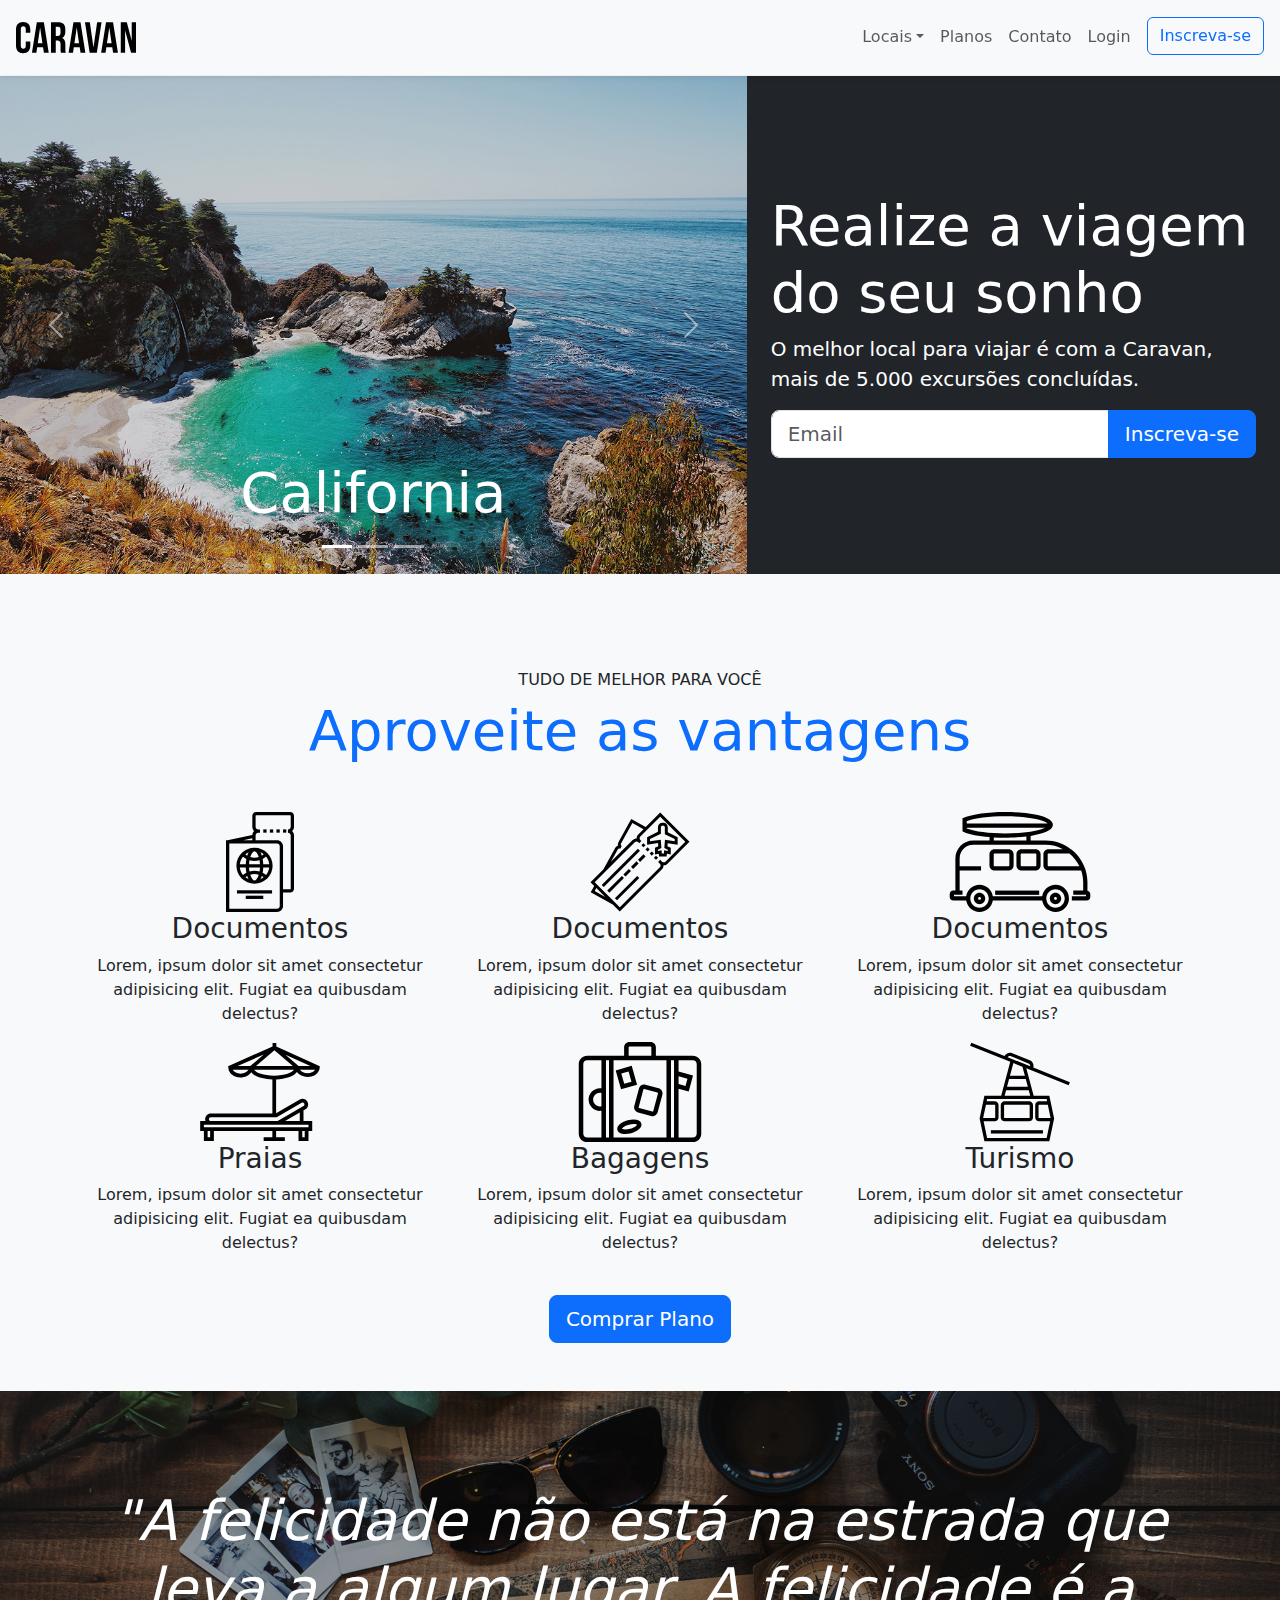
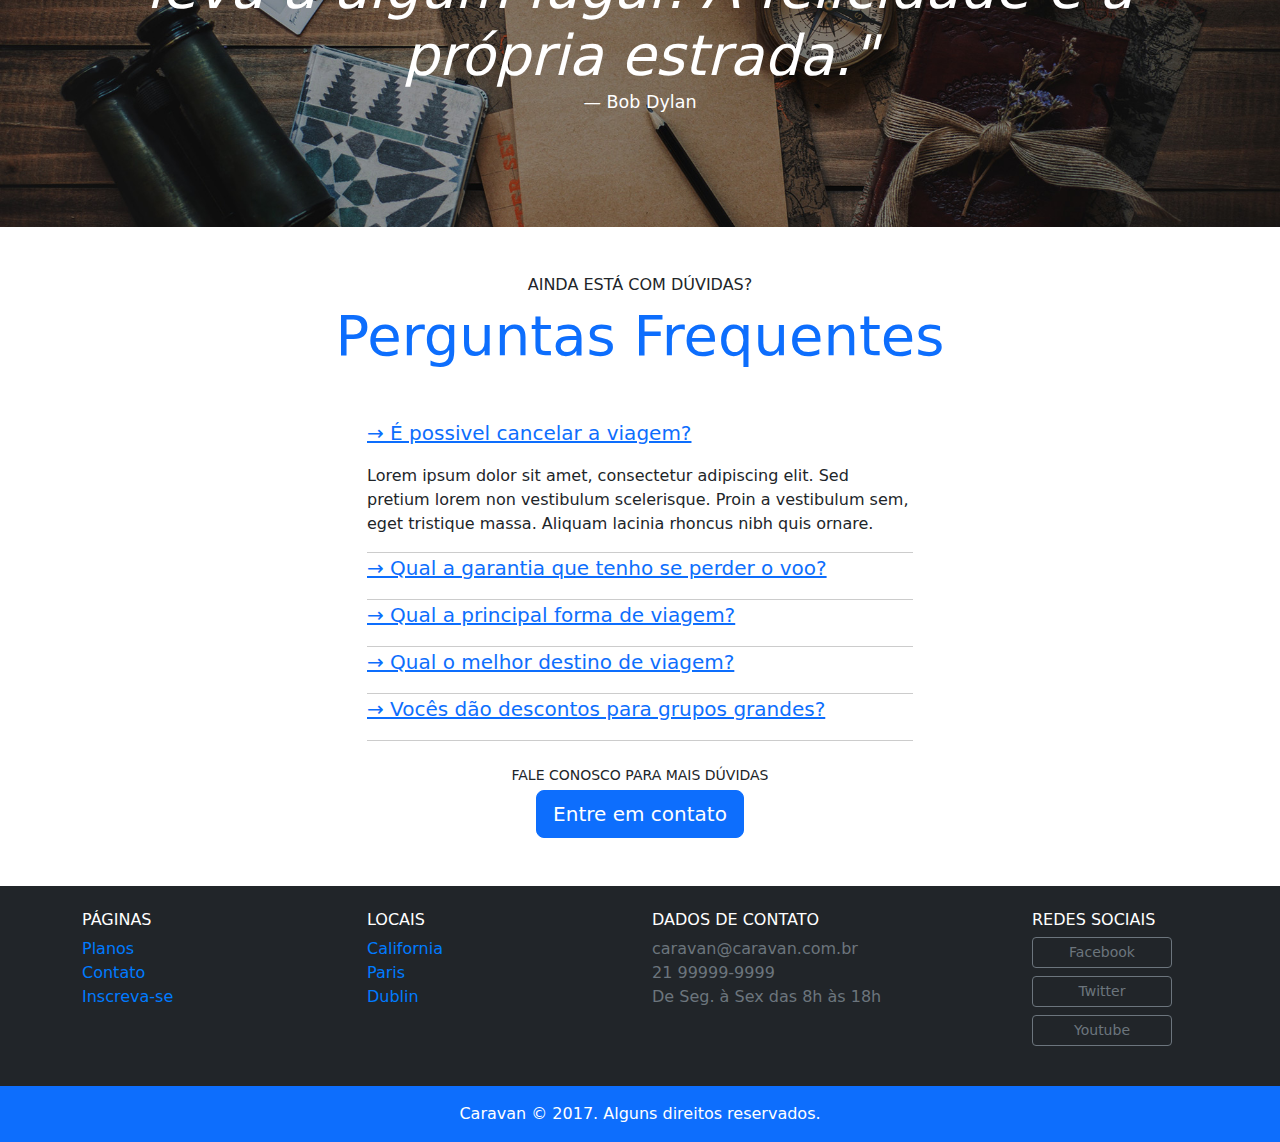
<file: index.html>
<!doctype html>
<html lang="pt-BR">
  <head>
    <meta charset="utf-8">
    <meta name="viewport" content="width=device-width, initial-scale=1">
    <title>Caravan</title>
    <link href="https://cdn.jsdelivr.net/npm/bootstrap@5.3.3/dist/css/bootstrap.min.css" rel="stylesheet" integrity="sha384-QWTKZyjpPEjISv5WaRU9OFeRpok6YctnYmDr5pNlyT2bRjXh0JMhjY6hW+ALEwIH" crossorigin="anonymous">
    <link rel="stylesheet" href="./css/style.css">
  </head>
  <body>

    <!-- Modal -->
    <div class="modal fade" id="modalLogin" tabindex="-1" aria-labelledby="modalLoginTitulo" aria-hidden="true">
        <div class="modal-dialog">
          <div class="modal-content">
            <div class="modal-header">
              <h1 class="modal-title fs-5" id="modalLoginTitulo">Entre na Sua Conta</h1>
              <button type="button" class="btn-close" data-bs-dismiss="modal" aria-label="Close"></button>
            </div>
            <div class="modal-body">
                <form>
                    <div class="mb-3">
                      <label for="LoginEmail" class="form-label">Email address</label>
                      <input type="email" class="form-control" id="LoginEmail">
                    </div>
                    <div class="mb-3">
                      <label for="loginSenha" class="form-label">Password</label>
                      <input type="password" class="form-control" id="loginSenha">
                    </div>
                    <button type="submit" class="btn btn-primary">Entrar na Conta</button>
                    <small class="form-text text-muted">Esqueceu a senha? <a href="#" class="text-link">Clique aqui.</a></small>
                  </form>
            </div>
          </div>
        </div>
      </div>
    <nav class="navbar navbar-light navbar-expand-md bg-light fixed-top box-shadow p-3">
        <a href="" class="navbar-brand">
            <img src="img/caravan.svg" alt="Caravan">
        </a>
        <button class="navbar-toggler" type="button" data-bs-toggle="collapse" data-bs-target="#navbarSupportedContent" aria-controls="navbarSupportedContent" aria-expanded="false" aria-label="Toggle navigation">
            <span class="navbar-toggler-icon"></span>
        </button>

        <div class="collapse navbar-collapse" id="navbarSupportedContent">
            <ul class="navbar-nav ms-auto">
                <li class="nav-item dropdown">
                    <a href="#" class="nav-link dropdown-toggle" role="button" data-bs-toggle="dropdown" aria-expanded="false">Locais</a>
                    <ul class="dropdown-menu">
                        <li><a class="dropdown-item" href="local.html">California</a></li>
                        <li><a class="dropdown-item" href="local.html">Paris</a></li>
                        <li><a class="dropdown-item" href="local.html">Dublin</a></li>
                        </ul>
                </li>
                <li class="nav-item">
                    <a href="planos.html" class="nav-link">Planos</a>
                </li>
                <li class="nav-item">
                    <a href="contato.html" class="nav-link">Contato</a>
                </li>
                <li class="nav-item">
                    <a href="#" class="nav-link" data-bs-toggle="modal" data-bs-target="#modalLogin">Login</a>
                </li>
                <li class="nav-item">
                    <a href="inscricao.html" class="btn btn-outline-primary ms-md-2">Inscreva-se</a>
                </li>
            </ul>
        </div>
    </nav>

    <section class="container-fluid text-white">
        <div class="row bg-dark">
            <div class="col-lg-7 p-0">
                <div id="carouselCidades" class="carousel slide">
                    <div class="carousel-indicators">
                      <button type="button" data-bs-target="#carouselCidades" data-bs-slide-to="0" class="active" aria-current="true" aria-label="Slide 1"></button>
                      <button type="button" data-bs-target="#carouselCidades" data-bs-slide-to="1" aria-label="Slide 2"></button>
                      <button type="button" data-bs-target="#carouselCidades" data-bs-slide-to="2" aria-label="Slide 3"></button>
                    </div>
                    <div class="carousel-inner">
                      <div class="carousel-item active">
                        <img src="img/california.jpg" class="d-block w-100" alt="California">
                        <div class="carousel-caption">
                          <h5 class="display-4">California</h5>
                        </div>
                      </div>
                      <div class="carousel-item">
                        <img src="img/paris.jpg" class="d-block w-100" alt="Paris">
                        <div class="carousel-caption">
                          <h5 class="display-4">Paris</h5>
                        </div>
                      </div>
                      <div class="carousel-item">
                        <img src="img/dublin.jpg" class="d-block w-100" alt="Dublin">
                        <div class="carousel-caption">
                          <h5 class="display-4">Dublin</h5>
                        </div>
                      </div>
                    </div>
                    <button class="carousel-control-prev" type="button" data-bs-target="#carouselCidades" data-bs-slide="prev">
                      <span class="carousel-control-prev-icon" aria-hidden="true"></span>
                      <span class="visually-hidden">Previous</span>
                    </button>
                    <button class="carousel-control-next" type="button" data-bs-target="#carouselCidades" data-bs-slide="next">
                      <span class="carousel-control-next-icon" aria-hidden="true"></span>
                      <span class="visually-hidden">Next</span>
                    </button>
                  </div>
            </div>
            <div class="col-lg-5 p-4 align-self-center">
                <h1 class="display-4">Realize a viagem do seu sonho</h1>
                <p class="lead">O melhor local para viajar é com a Caravan, mais de 5.000 excursões concluídas.</p>
                <form action="">
                    <div class="input-group input-group-lg">
                        <input type="text" class="form-control" placeholder="Email" aria-label="Email" aria-describedby="button-addon2">
                        <button class="btn btn-primary" type="button" id="button-addon2">Inscreva-se</button>
                      </div>
                </form>
            </div>
        </div>
    </section>

    <section class="py-5 bg-light text-center">
        <div class="container">
            <div class="my-5">
                <span class="h6 d-block">TUDO DE MELHOR PARA VOCÊ</span>
                <h2 class="display-4 text-primary">Aproveite as vantagens</h2>
            </div>

            <div class="row">
                <div class="col-xl-4 col-md-6">
                    <div style="height: 100px;" class="d-flex justify-content-center">
                        <img src="img/icones/passaporte.svg" alt="Passaporte">
                    </div>
                    <h3>Documentos</h3>
                    <p>Lorem, ipsum dolor sit amet consectetur adipisicing elit. Fugiat ea quibusdam delectus?</p>
                </div>
                <div class="col-xl-4 col-md-6">
                    <div style="height: 100px;" class="d-flex justify-content-center">
                        <img src="img/icones/passagens.svg" alt="Passagens">
                    </div>
                    <h3>Documentos</h3>
                    <p>Lorem, ipsum dolor sit amet consectetur adipisicing elit. Fugiat ea quibusdam delectus?</p>
                </div>
                <div class="col-xl-4 col-md-6">
                    <div style="height: 100px;" class="d-flex justify-content-center">
                        <img src="img/icones/translado.svg" alt="Translado">
                    </div>
                    <h3>Documentos</h3>
                    <p>Lorem, ipsum dolor sit amet consectetur adipisicing elit. Fugiat ea quibusdam delectus?</p>
                </div>
                <div class="col-xl-4 col-md-6">
                    <div style="height: 100px;" class="d-flex justify-content-center">
                        <img src="img/icones/praias.svg" alt="Praias">
                    </div>
                    <h3>Praias</h3>
                    <p>Lorem, ipsum dolor sit amet consectetur adipisicing elit. Fugiat ea quibusdam delectus?</p>
                </div>
                <div class="col-xl-4 col-md-6">
                    <div style="height: 100px;" class="d-flex justify-content-center">
                        <img src="img/icones/bagagens.svg" alt="Bagagens">
                    </div>
                    <h3>Bagagens</h3>
                    <p>Lorem, ipsum dolor sit amet consectetur adipisicing elit. Fugiat ea quibusdam delectus?</p>
                </div>
                <div class="col-xl-4 col-md-6">
                    <div style="height: 100px;" class="d-flex justify-content-center">
                        <img src="img/icones/turismo.svg" alt="Turismo">
                    </div>
                    <h3>Turismo</h3>
                    <p>Lorem, ipsum dolor sit amet consectetur adipisicing elit. Fugiat ea quibusdam delectus?</p>
                </div>
            </div>

            <a href="planos.html" class="btn btn-primary btn-lg mt-4">Comprar Plano</a>
        </div>
    </section>

    <section id="home-quote" class="p-md-5">
        <blockquote class="blockquote text-center text-white p-md-5 p-3">
            <p class="display-4"><em>"A felicidade não está na estrada que leva a algum lugar. A felicidade é a própria estrada."</em></p>
            <footer class="blockquote-footer text-white">Bob Dylan</footer>
        </blockquote>
    </section>

    <section class="container">
        <div class="my-5 text-center">
            <span class="h6 d-block">AINDA ESTÁ COM DÚVIDAS?</span>
            <h2 class="display-4 text-primary">Perguntas Frequentes</h2>
        </div>
        <div class="row justify-content-center">
            <div class="col-md-6" id="perguntasFrequentes" data-children="pergunta">
                <div class="pergunta">
                    <p class="d-inline-flex gap-1">
                        <a class="lead" data-bs-toggle="collapse" href="#pergunta1" role="button" aria-expanded="false" aria-controls="pergunta1">
                            → É possivel cancelar a viagem?
                        </a>
                    </p>
                    <div class="collapse show" id="pergunta1" data-bs-parent="#perguntasFrequentes">
                        <p>Lorem ipsum dolor sit amet, consectetur adipiscing elit. Sed pretium lorem non vestibulum scelerisque. Proin a vestibulum sem, eget tristique massa. Aliquam lacinia rhoncus nibh quis ornare.</p>
                    </div>
                </div>
                <div class="pergunta">
                    <p class="d-inline-flex gap-1">
                        <a class="lead" data-bs-toggle="collapse" href="#pergunta2" role="button" aria-expanded="false" aria-controls="pergunta2">
                            → Qual a garantia que tenho se perder o voo?
                        </a>
                    </p>
                    <div class="collapse" id="pergunta2" data-bs-parent="#perguntasFrequentes">
                        <p>Lorem ipsum dolor sit amet, consectetur adipiscing elit. Sed pretium lorem non vestibulum scelerisque. Proin a vestibulum sem, eget tristique massa. Aliquam lacinia rhoncus nibh quis ornare.</p>
                    </div>
                </div>
                <div class="pergunta">
                    <p class="d-inline-flex gap-1">
                        <a class="lead" data-bs-toggle="collapse" href="#pergunta3" role="button" aria-expanded="false" aria-controls="pergunta3">
                            → Qual a principal forma de viagem?
                        </a>
                    </p>
                    <div class="collapse" id="pergunta3" data-bs-parent="#perguntasFrequentes">
                        <p>Lorem ipsum dolor sit amet, consectetur adipiscing elit. Sed pretium lorem non vestibulum scelerisque. Proin a vestibulum sem, eget tristique massa. Aliquam lacinia rhoncus nibh quis ornare.</p>
                    </div>
                </div>
                <div class="pergunta">
                    <p class="d-inline-flex gap-1">
                        <a class="lead" data-bs-toggle="collapse" href="#pergunta4" role="button" aria-expanded="false" aria-controls="pergunta4">
                            → Qual o melhor destino de viagem?
                        </a>
                    </p>
                    <div class="collapse" id="pergunta4" data-bs-parent="#perguntasFrequentes">
                        <p>Lorem ipsum dolor sit amet, consectetur adipiscing elit. Sed pretium lorem non vestibulum scelerisque. Proin a vestibulum sem, eget tristique massa. Aliquam lacinia rhoncus nibh quis ornare.</p>
                    </div>
                </div>
                <div class="pergunta">
                    <p class="d-inline-flex gap-1">
                        <a class="lead" data-bs-toggle="collapse" href="#pergunta5" role="button" aria-expanded="false" aria-controls="pergunta5">
                            → Vocês dão descontos para grupos grandes?
                        </a>
                    </p>
                    <div class="collapse" id="pergunta5" data-bs-parent="#perguntasFrequentes">
                        <p>Lorem ipsum dolor sit amet, consectetur adipiscing elit. Sed pretium lorem non vestibulum scelerisque. Proin a vestibulum sem, eget tristique massa. Aliquam lacinia rhoncus nibh quis ornare.</p>
                    </div>
                </div>
            </div>
        </div>
        <div class="text-center my-4">
            <p class="small m-1">FALE CONOSCO PARA MAIS DÚVIDAS</p>
            <a href="contato.html" class="btn btn-primary btn-lg">Entre em contato</a>
        </div>
    </section>

    <footer class="bg-dark text-white mt-5">
        <div class="container py-4">
            <div class="row">
                <div class="col-md-3 col-6">
                    <h4 class="h6">PÁGINAS</h4>
                    <ul class="list-unstyled">
                        <li><a class="text-link" href="planos.html">Planos</a></li>
                        <li><a class="text-link" href="contato.html">Contato</a></li>
                        <li><a class="text-link" href="inscricao.html">Inscreva-se</a></li>
                    </ul>
                </div>
                <div class="col-md-3 col-6">
                    <h4 class="h6">LOCAIS</h4>
                    <ul class="list-unstyled">
                        <li><a class="text-link" href="local.html">California</a></li>
                        <li><a class="text-link" href="local.html">Paris</a></li>
                        <li><a class="text-link" href="local.html">Dublin</a></li>
                    </ul>
                </div>
                <div class="col-md-4 col-6">
                    <h4 class="h6">DADOS DE CONTATO</h4>
                    <ul class="list-unstyled text-secondary">
                        <li>caravan@caravan.com.br</li>
                        <li>21 99999-9999</li>
                        <li>De Seg. à Sex das 8h às 18h</li>
                    </ul>
                </div>
                <div class="col-md-2 col-6">
                    <h4 class="h6">REDES SOCIAIS</h4>
                    <ul class="list-unstyled">
                        <li><a class="btn btn-outline-secondary btn-sm d-block mb-2" href="" style="max-width: 140px;">Facebook</a></li>
                        <li><a class="btn btn-outline-secondary btn-sm d-block mb-2" href="" style="max-width: 140px;">Twitter</a></li>
                        <li><a class="btn btn-outline-secondary btn-sm d-block mb-2" href="" style="max-width: 140px;">Youtube</a></li>
                    </ul>
                </div>
            </div>
        </div>
        <div class="bg-primary text-center py-3">
            <p class="mb-0">Caravan © 2017. Alguns direitos reservados.</p>
        </div>
    </footer>

    <script src="https://cdn.jsdelivr.net/npm/bootstrap@5.3.3/dist/js/bootstrap.bundle.min.js" integrity="sha384-YvpcrYf0tY3lHB60NNkmXc5s9fDVZLESaAA55NDzOxhy9GkcIdslK1eN7N6jIeHz" crossorigin="anonymous"></script>
  </body>
</html>
</file>
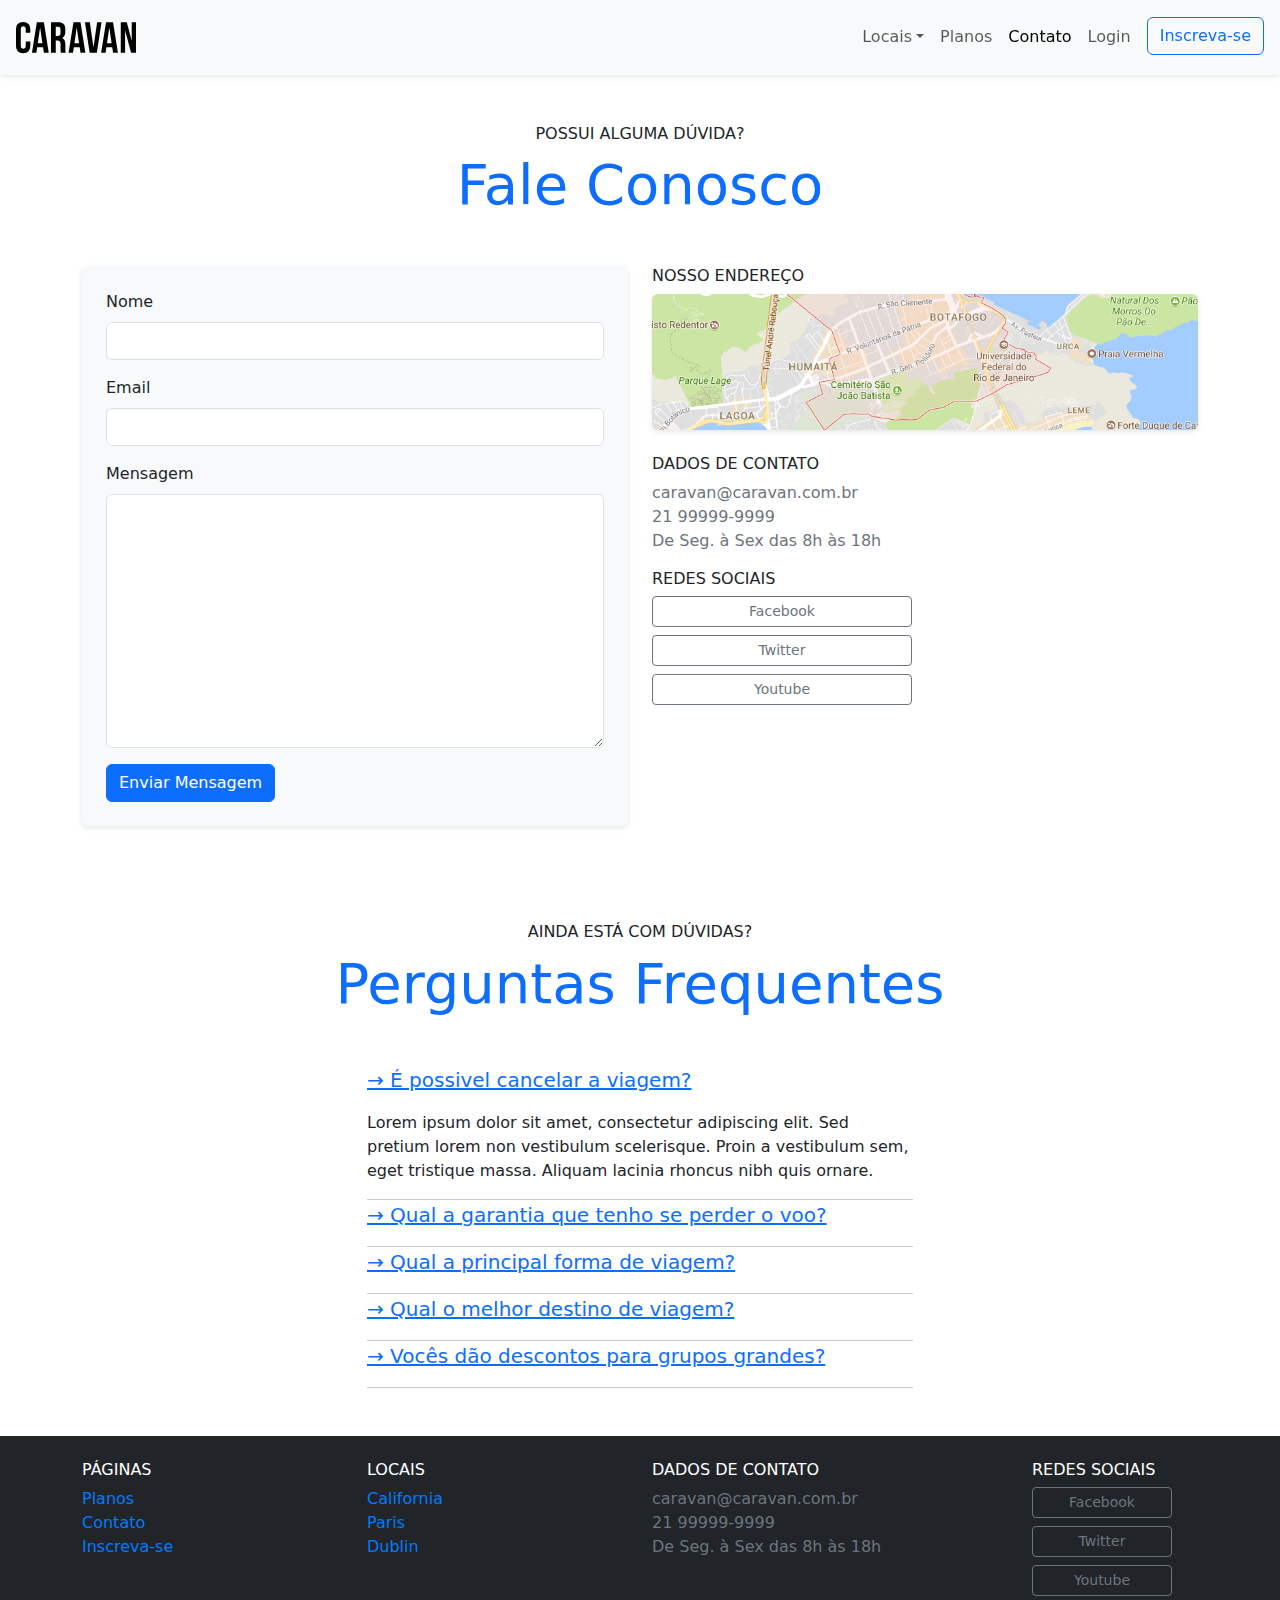
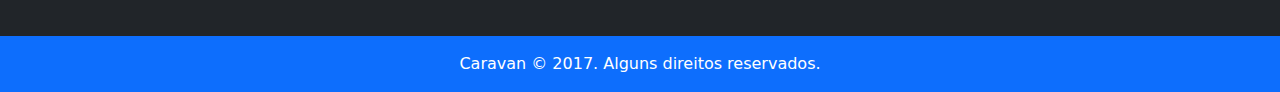
<file: contato.html>
<!doctype html>
<html lang="pt-BR">
  <head>
    <meta charset="utf-8">
    <meta name="viewport" content="width=device-width, initial-scale=1">
    <title>Caravan - Contato</title>
    <link href="https://cdn.jsdelivr.net/npm/bootstrap@5.3.3/dist/css/bootstrap.min.css" rel="stylesheet" integrity="sha384-QWTKZyjpPEjISv5WaRU9OFeRpok6YctnYmDr5pNlyT2bRjXh0JMhjY6hW+ALEwIH" crossorigin="anonymous">
    <link rel="stylesheet" href="./css/style.css">
  </head>
  <body>

    <!-- Modal -->
    <div class="modal fade" id="modalLogin" tabindex="-1" aria-labelledby="modalLoginTitulo" aria-hidden="true">
        <div class="modal-dialog">
          <div class="modal-content">
            <div class="modal-header">
              <h1 class="modal-title fs-5" id="modalLoginTitulo">Entre na Sua Conta</h1>
              <button type="button" class="btn-close" data-bs-dismiss="modal" aria-label="Close"></button>
            </div>
            <div class="modal-body">
                <form>
                    <div class="mb-3">
                      <label for="LoginEmail" class="form-label">Email address</label>
                      <input type="email" class="form-control" id="LoginEmail">
                    </div>
                    <div class="mb-3">
                      <label for="loginSenha" class="form-label">Password</label>
                      <input type="password" class="form-control" id="loginSenha">
                    </div>
                    <button type="submit" class="btn btn-primary">Entrar na Conta</button>
                    <small class="form-text text-muted">Esqueceu a senha? <a href="#" class="text-link">Clique aqui.</a></small>
                  </form>
            </div>
          </div>
        </div>
      </div>
    <nav class="navbar navbar-light navbar-expand-md bg-light fixed-top box-shadow p-3">
        <a href="" class="navbar-brand">
            <img src="img/caravan.svg" alt="Caravan">
        </a>
        <button class="navbar-toggler" type="button" data-bs-toggle="collapse" data-bs-target="#navbarSupportedContent" aria-controls="navbarSupportedContent" aria-expanded="false" aria-label="Toggle navigation">
            <span class="navbar-toggler-icon"></span>
        </button>

        <div class="collapse navbar-collapse" id="navbarSupportedContent">
            <ul class="navbar-nav ms-auto">
                <li class="nav-item dropdown">
                    <a href="#" class="nav-link dropdown-toggle" role="button" data-bs-toggle="dropdown" aria-expanded="false">Locais</a>
                    <ul class="dropdown-menu">
                        <li><a class="dropdown-item" href="local.html">California</a></li>
                        <li><a class="dropdown-item" href="local.html">Paris</a></li>
                        <li><a class="dropdown-item" href="local.html">Dublin</a></li>
                        </ul>
                </li>
                <li class="nav-item">
                    <a href="planos.html" class="nav-link">Planos</a>
                </li>
                <li class="nav-item">
                    <a href="contato.html" class="nav-link active">Contato</a>
                </li>
                <li class="nav-item">
                    <a href="#" class="nav-link" data-bs-toggle="modal" data-bs-target="#modalLogin">Login</a>
                </li>
                <li class="nav-item">
                    <a href="inscricao.html" class="btn btn-outline-primary ms-md-2">Inscreva-se</a>
                </li>
            </ul>
        </div>
    </nav>

    <section class="container">
        <div class="my-5 text-center">
            <span class="h6 d-block">POSSUI ALGUMA DÚVIDA?</span>
            <h2 class="display-4 text-primary">Fale Conosco</h2>
        </div>
        <div class="row">
            <div class="col-lg">
                <form class="bg-light rounded p-4 box-shadow mb-5">
                    <div class="mb-3">
                      <label for="clienteNome" class="form-label">Nome</label>
                      <input type="text" class="form-control" id="clienteNome">
                    </div>
                    <div class="mb-3">
                      <label for="clienteEmail" class="form-label">Email</label>
                      <input type="email" class="form-control" id="clienteEmail">
                    </div>
                    <div class="mb-3">
                        <label for="clienteMensagem" class="form-label">Mensagem</label>
                        <textarea class="form-control" id="clienteMensagem" rows="10"></textarea>
                    </div>
                    <button type="submit" class="btn btn-primary">Enviar Mensagem</button>
                  </form>
            </div>
            <div class="col-lg">
                <h2 class="h6">NOSSO ENDEREÇO</h2>
                <a href="">
                    <img src="img/mapa.png" alt="Endereço da empresa" class="img-fluid box-shadow rounded mb-4">
                </a>

                <h2 class="h6">DADOS DE CONTATO</h2>
                <ul class="list-unstyled text-secondary">
                    <li>caravan@caravan.com.br</li>
                    <li>21 99999-9999</li>
                    <li>De Seg. à Sex das 8h às 18h</li>
                </ul>

                <h2 class="h6">REDES SOCIAIS</h2>
                <ul class="list-unstyled" style="max-width: 260px;">
                    <li><a class="btn btn-outline-secondary btn-sm d-block mb-2" href="">Facebook</a></li>
                    <li><a class="btn btn-outline-secondary btn-sm d-block mb-2" href="">Twitter</a></li>
                    <li><a class="btn btn-outline-secondary btn-sm d-block mb-2" href="">Youtube</a></li>
                </ul>
            </div>
        </div>
    </section>

    <section class="container">
        <div class="my-5 text-center">
            <span class="h6 d-block">AINDA ESTÁ COM DÚVIDAS?</span>
            <h2 class="display-4 text-primary">Perguntas Frequentes</h2>
        </div>
        <div class="row justify-content-center">
            <div class="col-md-6" id="perguntasFrequentes" data-children="pergunta">
                <div class="pergunta">
                    <p class="d-inline-flex gap-1">
                        <a class="lead" data-bs-toggle="collapse" href="#pergunta1" role="button" aria-expanded="false" aria-controls="pergunta1">
                            → É possivel cancelar a viagem?
                        </a>
                    </p>
                    <div class="collapse show" id="pergunta1" data-bs-parent="#perguntasFrequentes">
                        <p>Lorem ipsum dolor sit amet, consectetur adipiscing elit. Sed pretium lorem non vestibulum scelerisque. Proin a vestibulum sem, eget tristique massa. Aliquam lacinia rhoncus nibh quis ornare.</p>
                    </div>
                </div>
                <div class="pergunta">
                    <p class="d-inline-flex gap-1">
                        <a class="lead" data-bs-toggle="collapse" href="#pergunta2" role="button" aria-expanded="false" aria-controls="pergunta2">
                            → Qual a garantia que tenho se perder o voo?
                        </a>
                    </p>
                    <div class="collapse" id="pergunta2" data-bs-parent="#perguntasFrequentes">
                        <p>Lorem ipsum dolor sit amet, consectetur adipiscing elit. Sed pretium lorem non vestibulum scelerisque. Proin a vestibulum sem, eget tristique massa. Aliquam lacinia rhoncus nibh quis ornare.</p>
                    </div>
                </div>
                <div class="pergunta">
                    <p class="d-inline-flex gap-1">
                        <a class="lead" data-bs-toggle="collapse" href="#pergunta3" role="button" aria-expanded="false" aria-controls="pergunta3">
                            → Qual a principal forma de viagem?
                        </a>
                    </p>
                    <div class="collapse" id="pergunta3" data-bs-parent="#perguntasFrequentes">
                        <p>Lorem ipsum dolor sit amet, consectetur adipiscing elit. Sed pretium lorem non vestibulum scelerisque. Proin a vestibulum sem, eget tristique massa. Aliquam lacinia rhoncus nibh quis ornare.</p>
                    </div>
                </div>
                <div class="pergunta">
                    <p class="d-inline-flex gap-1">
                        <a class="lead" data-bs-toggle="collapse" href="#pergunta4" role="button" aria-expanded="false" aria-controls="pergunta4">
                            → Qual o melhor destino de viagem?
                        </a>
                    </p>
                    <div class="collapse" id="pergunta4" data-bs-parent="#perguntasFrequentes">
                        <p>Lorem ipsum dolor sit amet, consectetur adipiscing elit. Sed pretium lorem non vestibulum scelerisque. Proin a vestibulum sem, eget tristique massa. Aliquam lacinia rhoncus nibh quis ornare.</p>
                    </div>
                </div>
                <div class="pergunta">
                    <p class="d-inline-flex gap-1">
                        <a class="lead" data-bs-toggle="collapse" href="#pergunta5" role="button" aria-expanded="false" aria-controls="pergunta5">
                            → Vocês dão descontos para grupos grandes?
                        </a>
                    </p>
                    <div class="collapse" id="pergunta5" data-bs-parent="#perguntasFrequentes">
                        <p>Lorem ipsum dolor sit amet, consectetur adipiscing elit. Sed pretium lorem non vestibulum scelerisque. Proin a vestibulum sem, eget tristique massa. Aliquam lacinia rhoncus nibh quis ornare.</p>
                    </div>
                </div>
            </div>
        </div>
    </section>

    <footer class="bg-dark text-white mt-5">
        <div class="container py-4">
            <div class="row">
                <div class="col-md-3 col-6">
                    <h4 class="h6">PÁGINAS</h4>
                    <ul class="list-unstyled">
                        <li><a class="text-link" href="planos.html">Planos</a></li>
                        <li><a class="text-link" href="contato.html">Contato</a></li>
                        <li><a class="text-link" href="inscricao.html">Inscreva-se</a></li>
                    </ul>
                </div>
                <div class="col-md-3 col-6">
                    <h4 class="h6">LOCAIS</h4>
                    <ul class="list-unstyled">
                        <li><a class="text-link" href="local.html">California</a></li>
                        <li><a class="text-link" href="local.html">Paris</a></li>
                        <li><a class="text-link" href="local.html">Dublin</a></li>
                    </ul>
                </div>
                <div class="col-md-4 col-6">
                    <h4 class="h6">DADOS DE CONTATO</h4>
                    <ul class="list-unstyled text-secondary">
                        <li>caravan@caravan.com.br</li>
                        <li>21 99999-9999</li>
                        <li>De Seg. à Sex das 8h às 18h</li>
                    </ul>
                </div>
                <div class="col-md-2 col-6">
                    <h4 class="h6">REDES SOCIAIS</h4>
                    <ul class="list-unstyled">
                        <li><a class="btn btn-outline-secondary btn-sm d-block mb-2" href="" style="max-width: 140px;">Facebook</a></li>
                        <li><a class="btn btn-outline-secondary btn-sm d-block mb-2" href="" style="max-width: 140px;">Twitter</a></li>
                        <li><a class="btn btn-outline-secondary btn-sm d-block mb-2" href="" style="max-width: 140px;">Youtube</a></li>
                    </ul>
                </div>
            </div>
        </div>
        <div class="bg-primary text-center py-3">
            <p class="mb-0">Caravan © 2017. Alguns direitos reservados.</p>
        </div>
    </footer>

    <script src="https://cdn.jsdelivr.net/npm/bootstrap@5.3.3/dist/js/bootstrap.bundle.min.js" integrity="sha384-YvpcrYf0tY3lHB60NNkmXc5s9fDVZLESaAA55NDzOxhy9GkcIdslK1eN7N6jIeHz" crossorigin="anonymous"></script>
  </body>
</html>
</file>
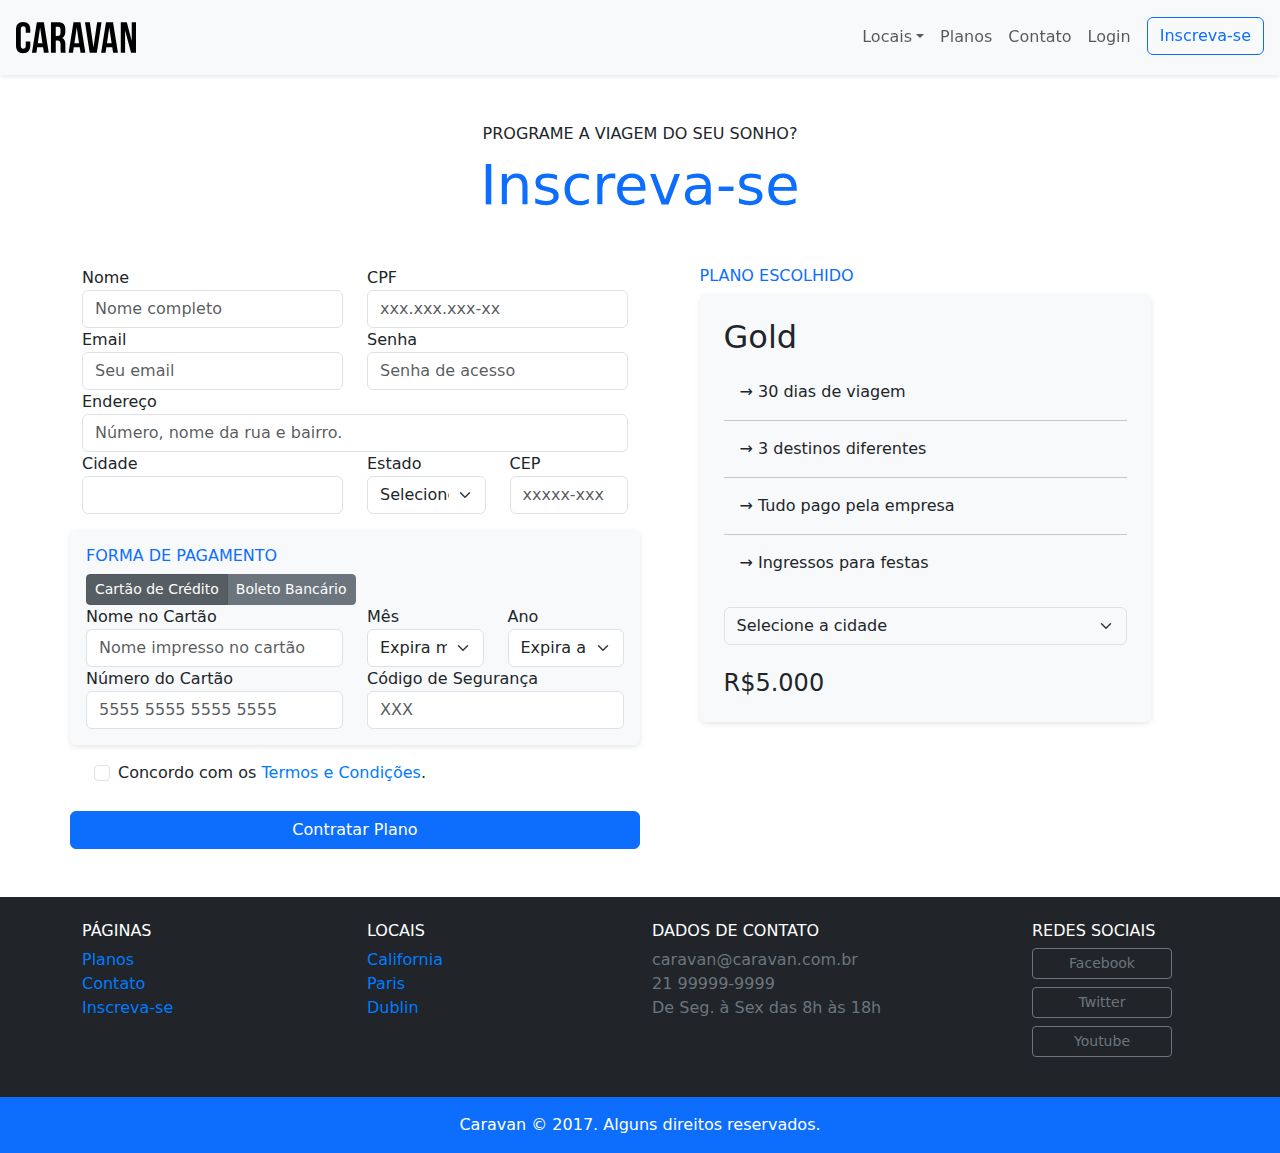
<file: inscricao.html>
<!doctype html>
<html lang="pt-BR">
  <head>
    <meta charset="utf-8">
    <meta name="viewport" content="width=device-width, initial-scale=1">
    <title>Caravan - Inscrição</title>
    <link href="https://cdn.jsdelivr.net/npm/bootstrap@5.3.3/dist/css/bootstrap.min.css" rel="stylesheet" integrity="sha384-QWTKZyjpPEjISv5WaRU9OFeRpok6YctnYmDr5pNlyT2bRjXh0JMhjY6hW+ALEwIH" crossorigin="anonymous">
    <link rel="stylesheet" href="./css/style.css">
  </head>
  <body>

    <!-- Modal -->
    <div class="modal fade" id="modalLogin" tabindex="-1" aria-labelledby="modalLoginTitulo" aria-hidden="true">
        <div class="modal-dialog">
          <div class="modal-content">
            <div class="modal-header">
              <h1 class="modal-title fs-5" id="modalLoginTitulo">Entre na Sua Conta</h1>
              <button type="button" class="btn-close" data-bs-dismiss="modal" aria-label="Close"></button>
            </div>
            <div class="modal-body">
                <form>
                    <div class="mb-3">
                      <label for="LoginEmail" class="form-label">Email address</label>
                      <input type="email" class="form-control" id="LoginEmail">
                    </div>
                    <div class="mb-3">
                      <label for="loginSenha" class="form-label">Password</label>
                      <input type="password" class="form-control" id="loginSenha">
                    </div>
                    <button type="submit" class="btn btn-primary">Entrar na Conta</button>
                    <small class="form-text text-muted">Esqueceu a senha? <a href="#" class="text-link">Clique aqui.</a></small>
                  </form>
            </div>
          </div>
        </div>
    </div>
    <nav class="navbar navbar-light navbar-expand-md bg-light fixed-top box-shadow p-3">
        <a href="" class="navbar-brand">
            <img src="img/caravan.svg" alt="Caravan">
        </a>
        <button class="navbar-toggler" type="button" data-bs-toggle="collapse" data-bs-target="#navbarSupportedContent" aria-controls="navbarSupportedContent" aria-expanded="false" aria-label="Toggle navigation">
            <span class="navbar-toggler-icon"></span>
        </button>

        <div class="collapse navbar-collapse" id="navbarSupportedContent">
            <ul class="navbar-nav ms-auto">
                <li class="nav-item dropdown">
                    <a href="#" class="nav-link dropdown-toggle" role="button" data-bs-toggle="dropdown" aria-expanded="false">Locais</a>
                    <ul class="dropdown-menu">
                        <li><a class="dropdown-item" href="local.html">California</a></li>
                        <li><a class="dropdown-item" href="local.html">Paris</a></li>
                        <li><a class="dropdown-item" href="local.html">Dublin</a></li>
                        </ul>
                </li>
                <li class="nav-item">
                    <a href="planos.html" class="nav-link">Planos</a>
                </li>
                <li class="nav-item">
                    <a href="contato.html" class="nav-link">Contato</a>
                </li>
                <li class="nav-item">
                    <a href="#" class="nav-link" data-bs-toggle="modal" data-bs-target="#modalLogin">Login</a>
                </li>
                <li class="nav-item">
                    <a href="inscricao.html" class="btn btn-outline-primary ms-md-2">Inscreva-se</a>
                </li>
            </ul>
        </div>
    </nav>

    <section class="container">
        <div class="my-5 text-center">
            <span class="h6 d-block">PROGRAME A VIAGEM DO SEU SONHO?</span>
            <h1 class="display-4 text-primary">Inscreva-se</h1>
        </div>
        <div class="row">
            <form action="" class="col-lg-6">
                <div class="row">
                    <div class="form-group col-md-6">
                        <label for="inputNome">Nome</label>
                        <input type="text" class="form-control" id="inputNome" placeholder="Nome completo">
                    </div>
                    <div class="form-group col-md-6">
                        <label for="inputCPF">CPF</label>
                        <input type="text" class="form-control" id="inputCPF" placeholder="xxx.xxx.xxx-xx">
                    </div>
                    <div class="form-group col-md-6">
                        <label for="inputEmail">Email</label>
                        <input type="email" class="form-control" id="inputEmail" placeholder="Seu email">
                    </div>
                    <div class="form-group col-md-6">
                        <label for="inputSenha">Senha</label>
                        <input type="password" class="form-control" id="inputSenha" placeholder="Senha de acesso">
                    </div>
                    <div class="form-group col-12">
                        <label for="inputEndereco">Endereço</label>
                        <input type="text" class="form-control" id="inputEndereco" placeholder="Número, nome da rua e bairro.">
                    </div>
                    <div class="form-group col-md-6">
                        <label for="inputCidade">Cidade</label>
                        <input type="text" class="form-control" id="inputCidade">
                    </div>
                    <div class="form-group col-md-3 col-6">
                        <label for="inputEstado">Estado</label>
                        <select id="inputEstado" class="form-select">
                            <option>Selecione o Estado</option>
                            <option>Rio de Janeiro</option>
                            <option>São Paulo</option>
                            <option>Paraná</option>
                            <option>Ceará</option>
                            <option>Acre</option>
                        </select>
                    </div>
                    <div class="form-group col-md-3 col-6">
                        <label for="inputCEP">CEP</label>
                        <input type="text" class="form-control" id="inputCEP" placeholder="xxxxx-xxx">
                    </div>
                    <div class="bg-light rounded box-shadow p-3 my-3">
                        <h2 class="h6 text-primary">FORMA DE PAGAMENTO</h2>
                        <nav>
                            <div class="btn-group" id="nav-tab" role="tablist">
                              <button class="btn btn-secondary btn-sm active" id="nav-cartao-tab" data-bs-toggle="tab" data-bs-target="#nav-cartao" type="button" role="tab" aria-controls="nav-cartao" aria-selected="true">Cartão de Crédito</button>
                              <button class="btn btn-secondary btn-sm" id="nav-boleto-tab" data-bs-toggle="tab" data-bs-target="#nav-boleto" type="button" role="tab" aria-controls="nav-boleto" aria-selected="false">Boleto Bancário</button>
                            </div>
                          </nav>
                          <div class="tab-content" id="nav-tabContent">
                            <div class="tab-pane fade show active" id="nav-cartao" role="tabpanel" aria-labelledby="nav-cartao-tab" tabindex="0">
                                <form action="" class="col-lg-6">
                                    <div class="row">
                                        <div class="form-group col-md-6">
                                            <label for="inputNomeCartao">Nome no Cartão</label>
                                            <input type="text" class="form-control" id="inputNomeCartao" placeholder="Nome impresso no cartão">
                                        </div>
                                        <div class="form-group col-md-3 col-6">
                                            <label for="inputMes">Mês</label>
                                            <select id="inputMes" class="form-select">
                                                <option>Expira mês...</option>
                                                <option>Jan</option>
                                                <option>Fev</option>
                                                <option>Mar</option>
                                                <option>Abr</option>
                                                <option>Mai</option>
                                                <option>Jun</option>
                                                <option>Jul</option>
                                                <option>Ago</option>
                                                <option>Set</option>
                                                <option>Out</option>
                                                <option>Nov</option>
                                                <option>Dez</option>
                                            </select>
                                        </div>
                                        <div class="form-group col-md-3 col-6">
                                            <label for="inputAno">Ano</label>
                                            <select id="inputAno" class="form-select">
                                                <option>Expira ano...</option>
                                                <option>2028</option>
                                                <option>2029</option>
                                                <option>2030</option>
                                                <option>2031</option>
                                                <option>2032</option>
                                            </select>
                                        </div>
                                        <div class="form-group col-md-6">
                                            <label for="inputNumeroCartao">Número do Cartão</label>
                                            <input type="text" class="form-control" id="inputNumeroCartao" placeholder="5555 5555 5555 5555">
                                        </div>
                                        <div class="form-group col-md-6">
                                            <label for="inputCodigo">Código de Segurança</label>
                                            <input type="text" class="form-control" id="inputCodigo" placeholder="XXX">
                                        </div>
                                    </div>
                                </form>
                            </div>
                            <div class="tab-pane fade" id="nav-boleto" role="tabpanel" aria-labelledby="nav-boleto-tab" tabindex="0">
                                <p class="lead">Clique em contratar plano que enviaremos um boleto para seu e-mail.</p>
                            </div>
                        </div>
                    </div>
                    <div class="form-check ms-4">
                        <input class="form-check-input" type="checkbox" value="" id="flexCheckDefault">
                        <label class="form-check-label" for="flexCheckDefault">
                          Concordo com os <a class="text-link" href="">Termos e Condições</a>.
                        </label>
                    </div>
                    <button type="submit" class="btn btn-primary mt-4">Contratar Plano</button>
                </div>
            </form>

            <div class="col-lg-5 mx-auto order-first order-lg-1 mb-5">
                <h2 class="h6 text-primary">PLANO ESCOLHIDO</h2>
                <div class="bg-light rounded p-4 box-shadow">
                    <h2>Gold</h2>
                    <ul class="lista-plano list-unstyled">
                        <li>→ 30 dias de viagem</li>
                        <li>→ 3 destinos diferentes</li>
                        <li>→ Tudo pago pela empresa</li>
                        <li>→ Ingressos para festas</li>
                    </ul>
                    <form>
                        <select class="form-select bg-light" id="inputCidades">
                            <option selected>Selecione a cidade</option>
                            <option value="1">California</option>
                            <option value="2">Paris</option>
                            <option value="3">Dublin</option>
                          </select>
                    </form>
                    <div class="row mt-4">
                        <div class="col-lg">
                            <span class="h4">R$5.000</span>
                        </div>
                    </div>
                </div>
            </div>
        </div>
    </section>

    <footer class="bg-dark text-white mt-5">
        <div class="container py-4">
            <div class="row">
                <div class="col-md-3 col-6">
                    <h4 class="h6">PÁGINAS</h4>
                    <ul class="list-unstyled">
                        <li><a class="text-link" href="planos.html">Planos</a></li>
                        <li><a class="text-link" href="contato.html">Contato</a></li>
                        <li><a class="text-link" href="inscricao.html">Inscreva-se</a></li>
                    </ul>
                </div>
                <div class="col-md-3 col-6">
                    <h4 class="h6">LOCAIS</h4>
                    <ul class="list-unstyled">
                        <li><a class="text-link" href="local.html">California</a></li>
                        <li><a class="text-link" href="local.html">Paris</a></li>
                        <li><a class="text-link" href="local.html">Dublin</a></li>
                    </ul>
                </div>
                <div class="col-md-4 col-6">
                    <h4 class="h6">DADOS DE CONTATO</h4>
                    <ul class="list-unstyled text-secondary">
                        <li>caravan@caravan.com.br</li>
                        <li>21 99999-9999</li>
                        <li>De Seg. à Sex das 8h às 18h</li>
                    </ul>
                </div>
                <div class="col-md-2 col-6">
                    <h4 class="h6">REDES SOCIAIS</h4>
                    <ul class="list-unstyled">
                        <li><a class="btn btn-outline-secondary btn-sm d-block mb-2" href="" style="max-width: 140px;">Facebook</a></li>
                        <li><a class="btn btn-outline-secondary btn-sm d-block mb-2" href="" style="max-width: 140px;">Twitter</a></li>
                        <li><a class="btn btn-outline-secondary btn-sm d-block mb-2" href="" style="max-width: 140px;">Youtube</a></li>
                    </ul>
                </div>
            </div>
        </div>
        <div class="bg-primary text-center py-3">
            <p class="mb-0">Caravan © 2017. Alguns direitos reservados.</p>
        </div>
    </footer>

    <script src="https://cdn.jsdelivr.net/npm/bootstrap@5.3.3/dist/js/bootstrap.bundle.min.js" integrity="sha384-YvpcrYf0tY3lHB60NNkmXc5s9fDVZLESaAA55NDzOxhy9GkcIdslK1eN7N6jIeHz" crossorigin="anonymous"></script>
  </body>
</html>
</file>
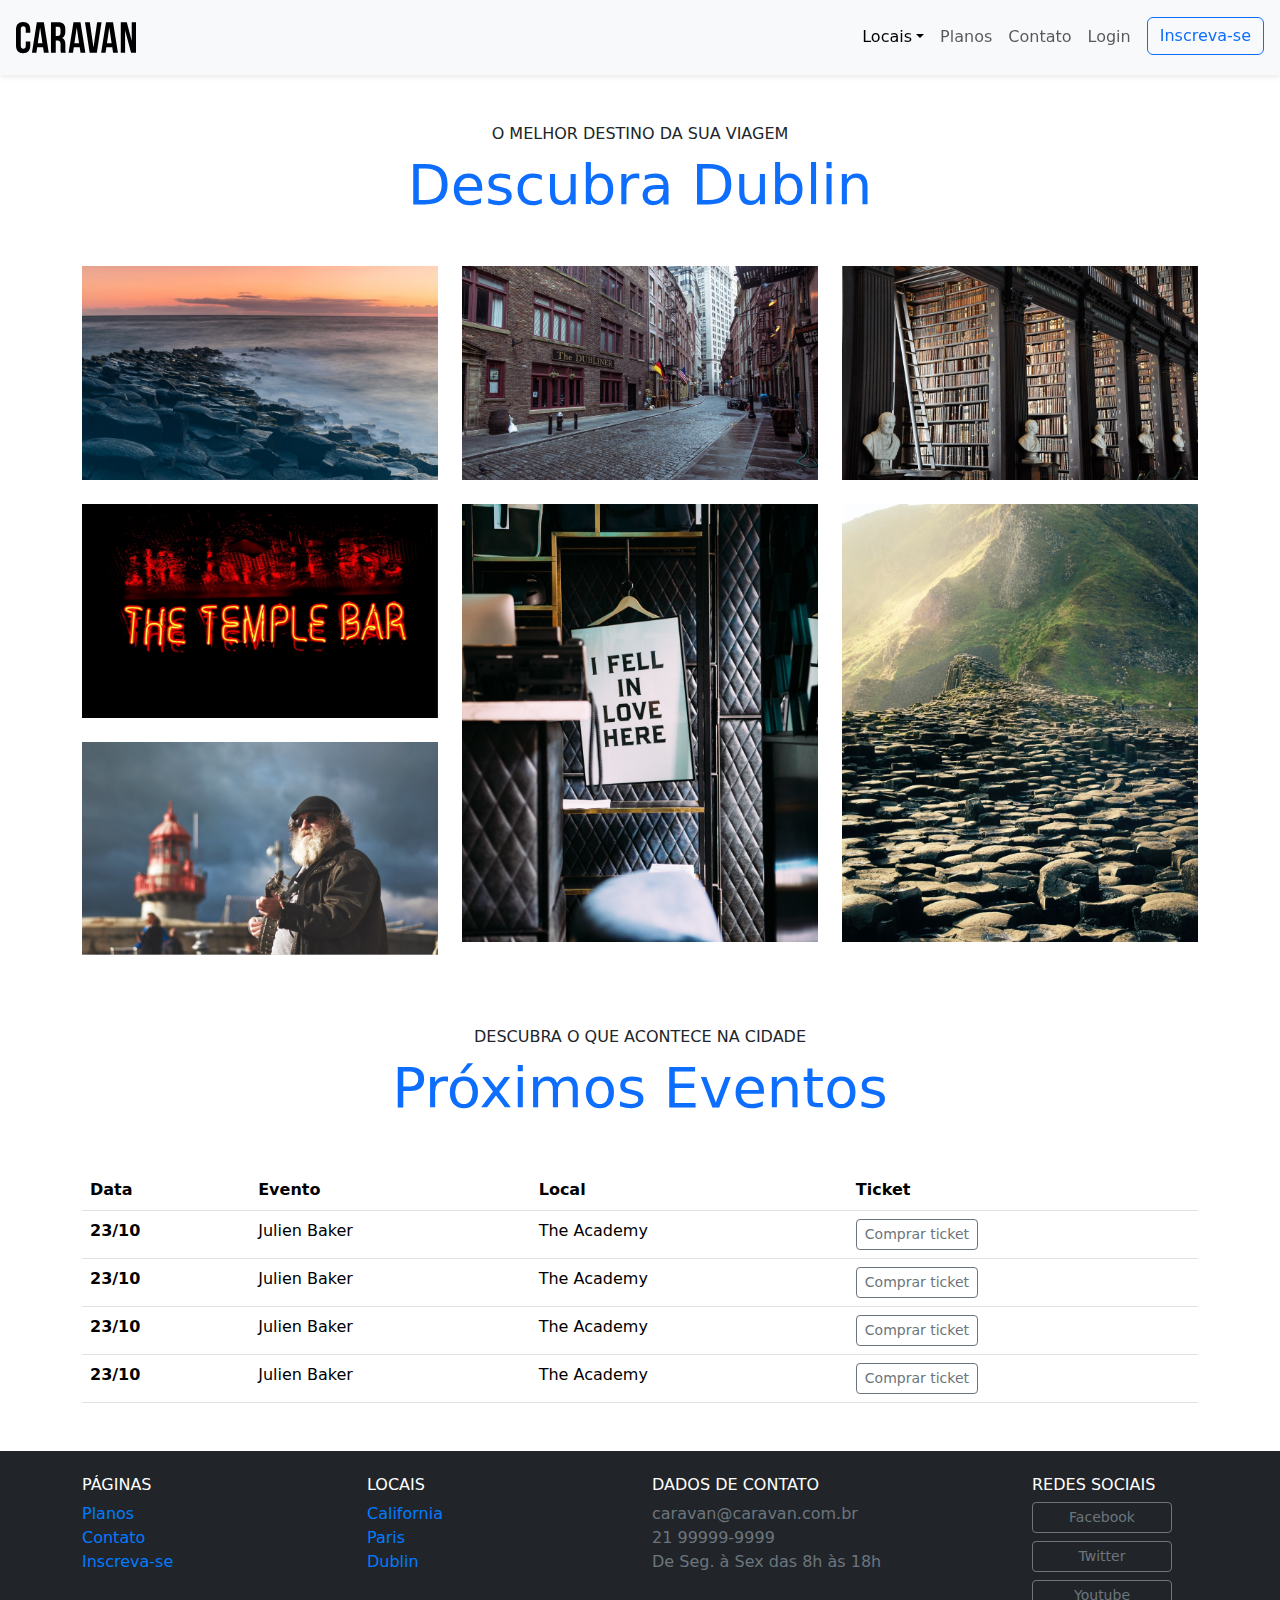
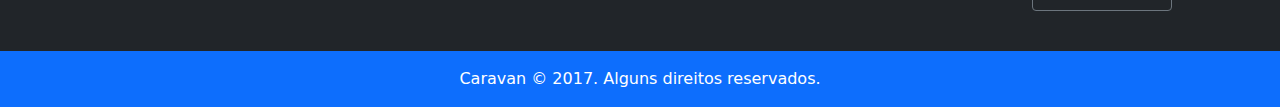
<file: local.html>
<!doctype html>
<html lang="pt-BR">
  <head>
    <meta charset="utf-8">
    <meta name="viewport" content="width=device-width, initial-scale=1">
    <title>Caravan - Local</title>
    <link href="https://cdn.jsdelivr.net/npm/bootstrap@5.3.3/dist/css/bootstrap.min.css" rel="stylesheet" integrity="sha384-QWTKZyjpPEjISv5WaRU9OFeRpok6YctnYmDr5pNlyT2bRjXh0JMhjY6hW+ALEwIH" crossorigin="anonymous">
    <link rel="stylesheet" href="./css/style.css">
  </head>
  <body>

    <!-- Modal -->
    <div class="modal fade" id="modalLogin" tabindex="-1" aria-labelledby="modalLoginTitulo" aria-hidden="true">
        <div class="modal-dialog">
          <div class="modal-content">
            <div class="modal-header">
              <h1 class="modal-title fs-5" id="modalLoginTitulo">Entre na Sua Conta</h1>
              <button type="button" class="btn-close" data-bs-dismiss="modal" aria-label="Close"></button>
            </div>
            <div class="modal-body">
                <form>
                    <div class="mb-3">
                      <label for="LoginEmail" class="form-label">Email address</label>
                      <input type="email" class="form-control" id="LoginEmail">
                    </div>
                    <div class="mb-3">
                      <label for="loginSenha" class="form-label">Password</label>
                      <input type="password" class="form-control" id="loginSenha">
                    </div>
                    <button type="submit" class="btn btn-primary">Entrar na Conta</button>
                    <small class="form-text text-muted">Esqueceu a senha? <a href="#" class="text-link">Clique aqui.</a></small>
                  </form>
            </div>
          </div>
        </div>
      </div>
    <nav class="navbar navbar-light navbar-expand-md bg-light fixed-top box-shadow p-3">
        <a href="" class="navbar-brand">
            <img src="img/caravan.svg" alt="Caravan">
        </a>
        <button class="navbar-toggler" type="button" data-bs-toggle="collapse" data-bs-target="#navbarSupportedContent" aria-controls="navbarSupportedContent" aria-expanded="false" aria-label="Toggle navigation">
            <span class="navbar-toggler-icon"></span>
        </button>

        <div class="collapse navbar-collapse" id="navbarSupportedContent">
            <ul class="navbar-nav ms-auto">
                <li class="nav-item dropdown">
                    <a href="#" class="nav-link dropdown-toggle active" role="button" data-bs-toggle="dropdown" aria-expanded="false">Locais</a>
                    <ul class="dropdown-menu">
                        <li><a class="dropdown-item" href="local.html">California</a></li>
                        <li><a class="dropdown-item" href="local.html">Paris</a></li>
                        <li><a class="dropdown-item" href="local.html">Dublin</a></li>
                        </ul>
                </li>
                <li class="nav-item">
                    <a href="planos.html" class="nav-link">Planos</a>
                </li>
                <li class="nav-item">
                    <a href="contato.html" class="nav-link">Contato</a>
                </li>
                <li class="nav-item">
                    <a href="#" class="nav-link" data-bs-toggle="modal" data-bs-target="#modalLogin">Login</a>
                </li>
                <li class="nav-item">
                    <a href="inscricao.html" class="btn btn-outline-primary ms-md-2">Inscreva-se</a>
                </li>
            </ul>
        </div>
    </nav>


    <section class="container">
        <div class="text-center my-5">
            <span class="h6 d-block">O MELHOR DESTINO DA SUA VIAGEM</span>
            <h1 class="display-4 text-primary">Descubra Dublin</h1>
        </div>
        <div class="row">
            <div class="col-md">
                <img class="img-fluid mb-4" src="img/local/foto-1.jpg" alt="Foto 1">
                <img class="img-fluid mb-4" src="img/local/foto-2.jpg" alt="Foto 2">
                <img class="img-fluid mb-4" src="img/local/foto-3.jpg" alt="Foto 3">
            </div>
            <div class="col-md">
                <img class="img-fluid mb-4" src="img/local/foto-4.jpg" alt="Foto 4">
                <img class="img-fluid mb-4" src="img/local/foto-5.jpg" alt="Foto 5">
            </div>
            <div class="col-md">
                <img class="img-fluid mb-4" src="img/local/foto-6.jpg" alt="Foto 6">
                <img class="img-fluid mb-4" src="img/local/foto-7.jpg" alt="Foto 7">
            </div>
        </div>
    </section>

    <section class="container">
        <div class="text-center my-5">
            <span class="h6 d-block">DESCUBRA O QUE ACONTECE NA CIDADE</span>
            <h1 class="display-4 text-primary">Próximos Eventos</h1>
        </div>
        <table class="table table-hover table-responsive-md">
            <thead>
              <tr>
                <th scope="col">Data</th>
                <th scope="col">Evento</th>
                <th scope="col">Local</th>
                <th scope="col">Ticket</th>
              </tr>
            </thead>
            <tbody>
              <tr>
                <th scope="row">23/10</th>
                <td>Julien Baker</td>
                <td>The Academy</td>
                <td><a href="#" class="btn btn-outline-secondary btn-sm">Comprar ticket</a></td>
              </tr>
              <tr>
                <th scope="row">23/10</th>
                <td>Julien Baker</td>
                <td>The Academy</td>
                <td><a href="#" class="btn btn-outline-secondary btn-sm">Comprar ticket</a></td>
              </tr>
              <tr>
                <th scope="row">23/10</th>
                <td>Julien Baker</td>
                <td>The Academy</td>
                <td><a href="#" class="btn btn-outline-secondary btn-sm">Comprar ticket</a></td>
              </tr>
              <tr>
                <th scope="row">23/10</th>
                <td>Julien Baker</td>
                <td>The Academy</td>
                <td><a href="#" class="btn btn-outline-secondary btn-sm">Comprar ticket</a></td>
              </tr>
            </tbody>
          </table>
    </section>

    <footer class="bg-dark text-white mt-5">
      <div class="container py-4">
          <div class="row">
              <div class="col-md-3 col-6">
                  <h4 class="h6">PÁGINAS</h4>
                  <ul class="list-unstyled">
                      <li><a class="text-link" href="planos.html">Planos</a></li>
                      <li><a class="text-link" href="contato.html">Contato</a></li>
                      <li><a class="text-link" href="inscricao.html">Inscreva-se</a></li>
                  </ul>
              </div>
              <div class="col-md-3 col-6">
                  <h4 class="h6">LOCAIS</h4>
                  <ul class="list-unstyled">
                      <li><a class="text-link" href="local.html">California</a></li>
                      <li><a class="text-link" href="local.html">Paris</a></li>
                      <li><a class="text-link" href="local.html">Dublin</a></li>
                  </ul>
              </div>
              <div class="col-md-4 col-6">
                  <h4 class="h6">DADOS DE CONTATO</h4>
                  <ul class="list-unstyled text-secondary">
                      <li>caravan@caravan.com.br</li>
                      <li>21 99999-9999</li>
                      <li>De Seg. à Sex das 8h às 18h</li>
                  </ul>
              </div>
              <div class="col-md-2 col-6">
                  <h4 class="h6">REDES SOCIAIS</h4>
                  <ul class="list-unstyled">
                      <li><a class="btn btn-outline-secondary btn-sm d-block mb-2" href="" style="max-width: 140px;">Facebook</a></li>
                      <li><a class="btn btn-outline-secondary btn-sm d-block mb-2" href="" style="max-width: 140px;">Twitter</a></li>
                      <li><a class="btn btn-outline-secondary btn-sm d-block mb-2" href="" style="max-width: 140px;">Youtube</a></li>
                  </ul>
              </div>
          </div>
      </div>
      <div class="bg-primary text-center py-3">
          <p class="mb-0">Caravan © 2017. Alguns direitos reservados.</p>
      </div>
  </footer>

    <script src="https://cdn.jsdelivr.net/npm/bootstrap@5.3.3/dist/js/bootstrap.bundle.min.js" integrity="sha384-YvpcrYf0tY3lHB60NNkmXc5s9fDVZLESaAA55NDzOxhy9GkcIdslK1eN7N6jIeHz" crossorigin="anonymous"></script>
  </body>
</html>
</file>
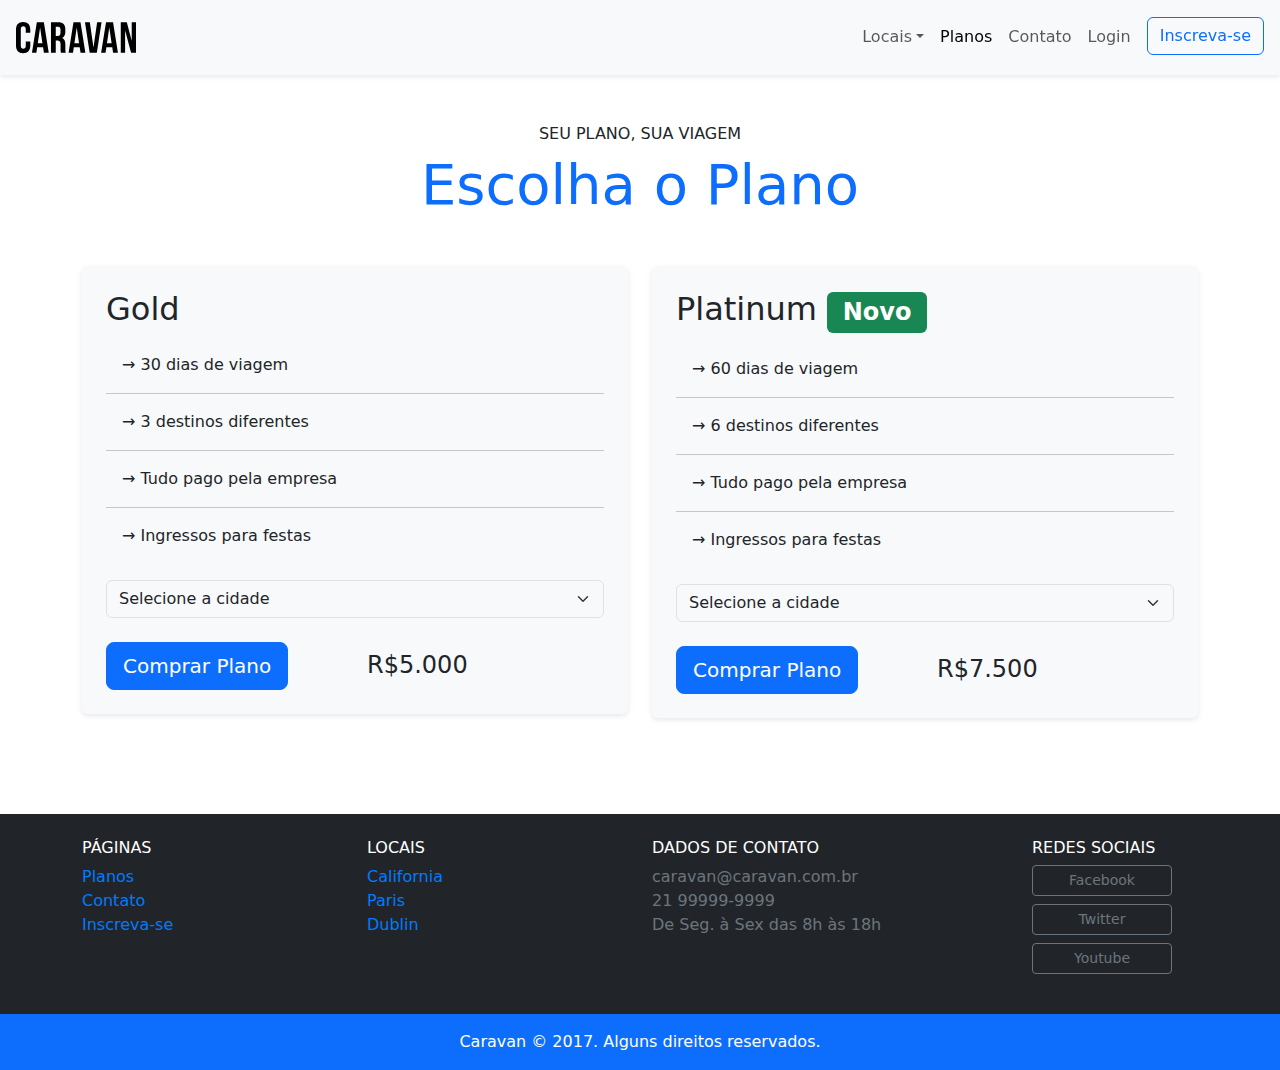
<file: planos.html>
<!doctype html>
<html lang="pt-BR">
  <head>
    <meta charset="utf-8">
    <meta name="viewport" content="width=device-width, initial-scale=1">
    <title>Caravan - Planos</title>
    <link href="https://cdn.jsdelivr.net/npm/bootstrap@5.3.3/dist/css/bootstrap.min.css" rel="stylesheet" integrity="sha384-QWTKZyjpPEjISv5WaRU9OFeRpok6YctnYmDr5pNlyT2bRjXh0JMhjY6hW+ALEwIH" crossorigin="anonymous">
    <link rel="stylesheet" href="./css/style.css">
  </head>
  <body>

    <!-- Modal -->
    <div class="modal fade" id="modalLogin" tabindex="-1" aria-labelledby="modalLoginTitulo" aria-hidden="true">
        <div class="modal-dialog">
          <div class="modal-content">
            <div class="modal-header">
              <h1 class="modal-title fs-5" id="modalLoginTitulo">Entre na Sua Conta</h1>
              <button type="button" class="btn-close" data-bs-dismiss="modal" aria-label="Close"></button>
            </div>
            <div class="modal-body">
                <form>
                    <div class="mb-3">
                      <label for="LoginEmail" class="form-label">Email address</label>
                      <input type="email" class="form-control" id="LoginEmail">
                    </div>
                    <div class="mb-3">
                      <label for="loginSenha" class="form-label">Password</label>
                      <input type="password" class="form-control" id="loginSenha">
                    </div>
                    <button type="submit" class="btn btn-primary">Entrar na Conta</button>
                    <small class="form-text text-muted">Esqueceu a senha? <a href="#" class="text-link">Clique aqui.</a></small>
                  </form>
            </div>
          </div>
        </div>
      </div>
    <nav class="navbar navbar-light navbar-expand-md bg-light fixed-top box-shadow p-3">
        <a href="" class="navbar-brand">
            <img src="img/caravan.svg" alt="Caravan">
        </a>
        <button class="navbar-toggler" type="button" data-bs-toggle="collapse" data-bs-target="#navbarSupportedContent" aria-controls="navbarSupportedContent" aria-expanded="false" aria-label="Toggle navigation">
            <span class="navbar-toggler-icon"></span>
        </button>

        <div class="collapse navbar-collapse" id="navbarSupportedContent">
            <ul class="navbar-nav ms-auto">
                <li class="nav-item dropdown">
                    <a href="#" class="nav-link dropdown-toggle" role="button" data-bs-toggle="dropdown" aria-expanded="false">Locais</a>
                    <ul class="dropdown-menu">
                        <li><a class="dropdown-item" href="local.html">California</a></li>
                        <li><a class="dropdown-item" href="local.html">Paris</a></li>
                        <li><a class="dropdown-item" href="local.html">Dublin</a></li>
                        </ul>
                </li>
                <li class="nav-item">
                    <a href="planos.html" class="nav-link  active">Planos</a>
                </li>
                <li class="nav-item">
                    <a href="contato.html" class="nav-link">Contato</a>
                </li>
                <li class="nav-item">
                    <a href="#" class="nav-link" data-bs-toggle="modal" data-bs-target="#modalLogin">Login</a>
                </li>
                <li class="nav-item">
                    <a href="inscricao.html" class="btn btn-outline-primary ms-md-2">Inscreva-se</a>
                </li>
            </ul>
        </div>
    </nav>
<!-- Fecha Navegação -->

    <section class="container">
        <div class="text-center my-5">
            <span class="h6 d-block">SEU PLANO, SUA VIAGEM</span>
            <h1 class="display-4 text-primary">Escolha o Plano</h1>
        </div>
        <div class="row">
            <div class="col-md mb-5">
                <div class="bg-light rounded p-4 box-shadow">
                    <h2>Gold</h2>
                    <ul class="lista-plano list-unstyled">
                        <li>→ 30 dias de viagem</li>
                        <li>→ 3 destinos diferentes</li>
                        <li>→ Tudo pago pela empresa</li>
                        <li>→ Ingressos para festas</li>
                    </ul>
                    <form>
                        <select class="form-select bg-light" id="inputCidades">
                            <option selected>Selecione a cidade</option>
                            <option value="1">California</option>
                            <option value="2">Paris</option>
                            <option value="3">Dublin</option>
                          </select>
                    </form>
                    <div class="row align-items-center mt-4">
                        <div class="col-lg">
                            <a href="inscricao.html" class="btn btn-primary btn-lg">Comprar Plano</a>
                        </div>
                        <div class="col-lg">
                            <span class="h4">R$5.000</span>
                        </div>
                    </div>
                </div>
            </div>
            <div class="col-md mb-5">
                <div class="bg-light rounded p-4 box-shadow">
                    <h2>Platinum <span class="badge text-bg-success">Novo</span></h2>
                    <ul class="lista-plano list-unstyled">
                        <li>→ 60 dias de viagem</li>
                        <li>→ 6 destinos diferentes</li>
                        <li>→ Tudo pago pela empresa</li>
                        <li>→ Ingressos para festas</li>
                    </ul>
                    <form>
                        <select class="form-select bg-light" id="inputCidades">
                            <option selected>Selecione a cidade</option>
                            <option value="1">California</option>
                            <option value="2">Paris</option>
                            <option value="3">Dublin</option>
                          </select>
                    </form>
                    <div class="row align-items-center mt-4">
                        <div class="col-lg">
                            <a href="inscricao.html" class="btn btn-primary btn-lg">Comprar Plano</a>
                        </div>
                        <div class="col-lg">
                            <span class="h4">R$7.500</span>
                        </div>
                    </div>
                </div>
            </div>
        </div>
    </section>

<!-- Footer -->
<footer class="bg-dark text-white mt-5">
    <div class="container py-4">
        <div class="row">
            <div class="col-md-3 col-6">
                <h4 class="h6">PÁGINAS</h4>
                <ul class="list-unstyled">
                    <li><a class="text-link" href="planos.html">Planos</a></li>
                    <li><a class="text-link" href="contato.html">Contato</a></li>
                    <li><a class="text-link" href="inscricao.html">Inscreva-se</a></li>
                </ul>
            </div>
            <div class="col-md-3 col-6">
                <h4 class="h6">LOCAIS</h4>
                <ul class="list-unstyled">
                    <li><a class="text-link" href="local.html">California</a></li>
                    <li><a class="text-link" href="local.html">Paris</a></li>
                    <li><a class="text-link" href="local.html">Dublin</a></li>
                </ul>
            </div>
            <div class="col-md-4 col-6">
                <h4 class="h6">DADOS DE CONTATO</h4>
                <ul class="list-unstyled text-secondary">
                    <li>caravan@caravan.com.br</li>
                    <li>21 99999-9999</li>
                    <li>De Seg. à Sex das 8h às 18h</li>
                </ul>
            </div>
            <div class="col-md-2 col-6">
                <h4 class="h6">REDES SOCIAIS</h4>
                <ul class="list-unstyled">
                    <li><a class="btn btn-outline-secondary btn-sm d-block mb-2" href="" style="max-width: 140px;">Facebook</a></li>
                    <li><a class="btn btn-outline-secondary btn-sm d-block mb-2" href="" style="max-width: 140px;">Twitter</a></li>
                    <li><a class="btn btn-outline-secondary btn-sm d-block mb-2" href="" style="max-width: 140px;">Youtube</a></li>
                </ul>
            </div>
        </div>
    </div>
    <div class="bg-primary text-center py-3">
        <p class="mb-0">Caravan © 2017. Alguns direitos reservados.</p>
    </div>
</footer>

    <script src="https://cdn.jsdelivr.net/npm/bootstrap@5.3.3/dist/js/bootstrap.bundle.min.js" integrity="sha384-YvpcrYf0tY3lHB60NNkmXc5s9fDVZLESaAA55NDzOxhy9GkcIdslK1eN7N6jIeHz" crossorigin="anonymous"></script>
  </body>
</html>
</file>
<file: css/style.css>
body {
    padding-top: 76px;
}
.box-shadow {
    box-shadow: 0 2px 4px 0 rgba(0,0,0,.05),
                0 2px 8px 0 rgba(0,0,0,.05);
}

#home-quote{
    background: url(../img/bg-quote.jpg) center center;
    background-size: cover;
}

.pergunta {
    border-bottom: 1px solid rgba(0,0,0,.2);
}

.lista-plano li + li {
    border-top: 1px solid rgba(0,0,0,.2);
}
.lista-plano li {
    padding: 1rem;
}

.text-link {
    color: #007bff;
    text-decoration: none;
    background-color: transparent;
}

@media (max-width: 767px) {
    #home-quote .display-4{
        font-size: 2.5rem;
    }

    body {
        padding: 0px;
    }
    .fixed-top {
        position: relative;
    }
}
</file>
